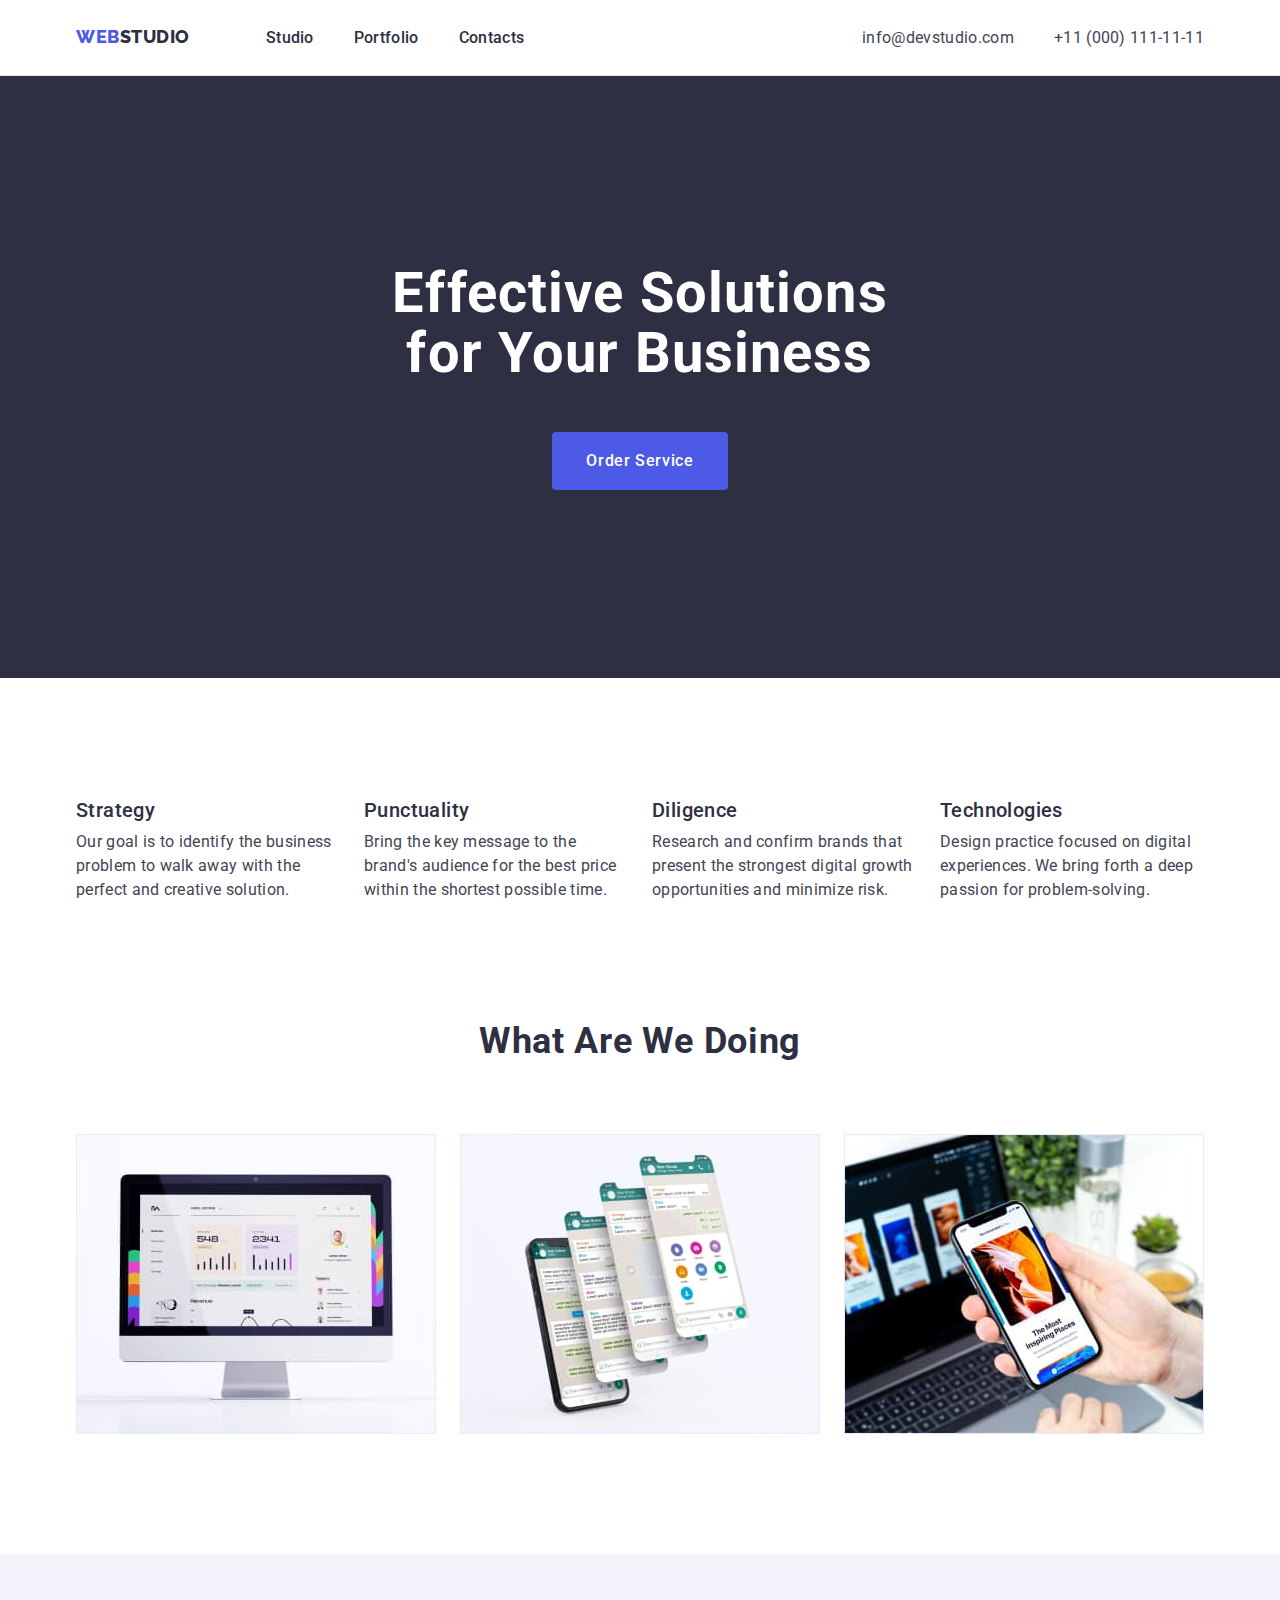
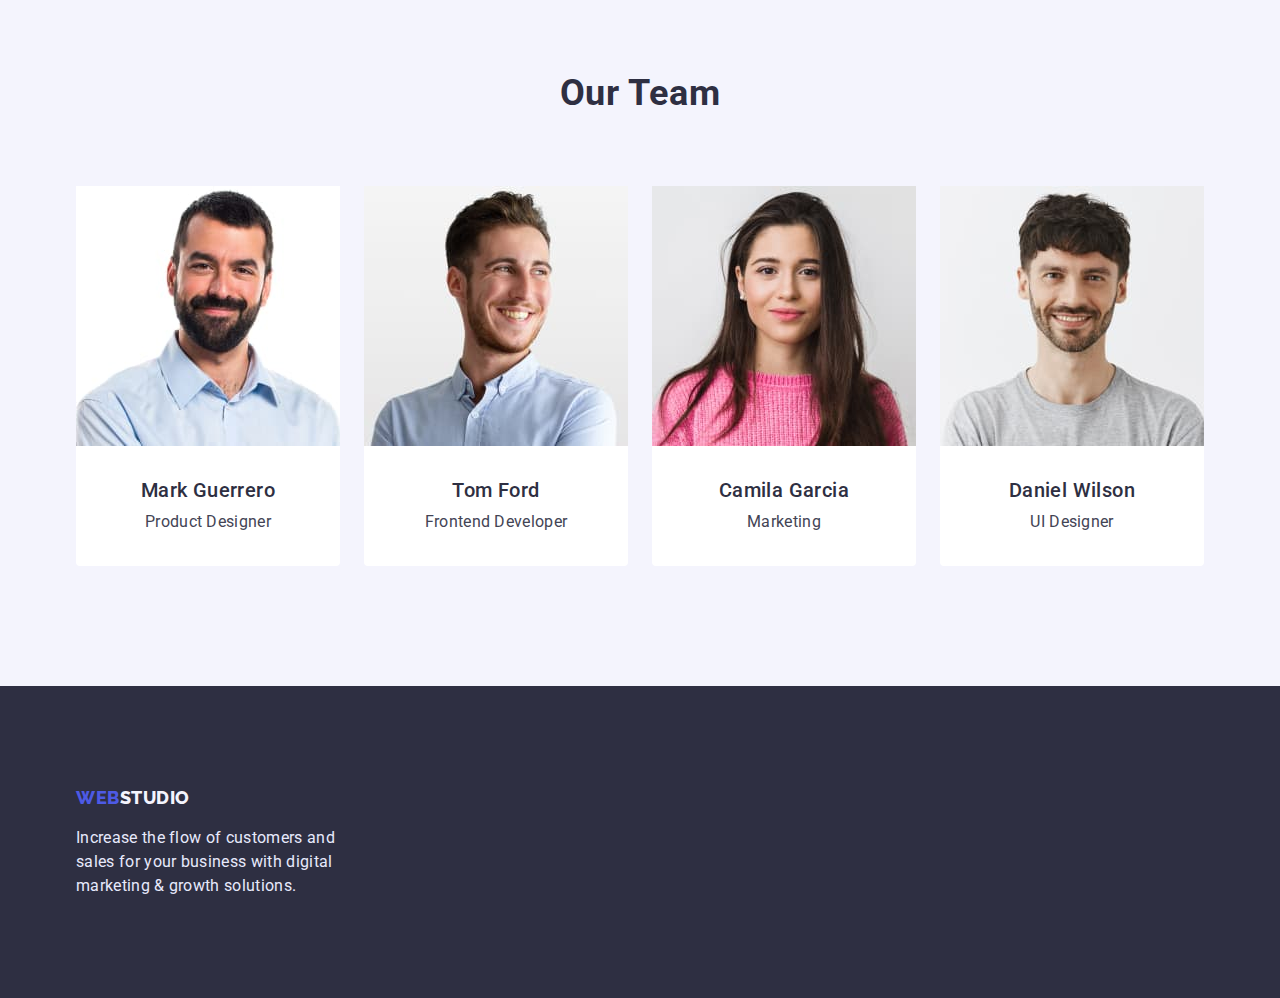
<file: index.html>
<!DOCTYPE html>
<html lang="en">
  <head>
    <meta charset="UTF-8" />
    <meta http-equiv="X-UA-Compatible" content="IE=edge" />
    <meta name="viewport" content="width=device-width, initial-scale=1.0" />
    <title>WebStudio</title>
    <link rel="preconnect" href="https://fonts.googleapis.com" />
    <link rel="preconnect" href="https://fonts.gstatic.com" crossorigin />
    <link
      href="https://fonts.googleapis.com/css2?family=Raleway:wght@800&family=Roboto:wght@400;500;700;900&display=swap"
      rel="stylesheet"
    />
    <link
      rel="stylesheet"
      href="https://cdn.jsdelivr.net/npm/modern-normalize@1.1.0/modern-normalize.css"
    />
    <link rel="stylesheet" href="./css/styles.css" />
  </head>
  <body>
    <!--HEADER-->
    <header class="page-header">
      <div class="container page-header-container">
        <nav class="navigation">
          <a class="logo logo-header link" href="./index.html"
            >WEB<span class="header-part-word">Studio</span>
          </a>
          <ul class="menu list">
            <li class="menu-item">
              <a class="menu-link link" href="./index.html">Studio</a>
            </li>
            <li class="menu-item">
              <a class="menu-link link" href="./portfolio.html">Portfolio</a>
            </li>
            <li class="menu-item">
              <a class="menu-link link" href="">Contacts</a>
            </li>
          </ul>
          <!--Navigation-->
        </nav>
        <address class="communication-methods">
          <ul class="menu list">
            <li class="mail-number">
              <a class="link contacts" href="mailto:info@devstudio.com"
                >info@devstudio.com</a
              >
            </li>
            <li class="mail-number">
              <a class="link contacts" href="tel:+110001111111"
                >+11 (000) 111-11-11</a
              >
            </li>
          </ul>
        </address>
      </div>
    </header>
    <main>
      <!-- =HERO=== -->
      <section class="hero">
        <div class="container">
          <h1 class="section-name">
            Effective Solutions <br />
            for Your Business
          </h1>
          <button class="modal-btn" type="button">Order Service</button>
        </div>
      </section>
      <!--==========2-SECTION======-->
      <section class="section-list-best section-second">
        <div class="container">
          <h2 class="h-second-section" hidden>Strategy</h2>
          <ul class="list list-of-benefits">
            <li class="text-benefit">
              <h3 class="section-subtitle">Strategy</h3>
              <p class="text-section-subtitle">
                Our goal is to identify the business problem to walk away with
                the perfect and creative solution.
              </p>
            </li>
            <li class="text-benefit">
              <h3 class="section-subtitle">Punctuality</h3>
              <p class="text-section-subtitle">
                Bring the key message to the brand's audience for the best price
                within the shortest possible time.
              </p>
            </li>
            <li class="text-benefit">
              <h3 class="section-subtitle">Diligence</h3>
              <p class="text-section-subtitle">
                Research and confirm brands that present the strongest digital
                growth opportunities and minimize risk.
              </p>
            </li>
            <li class="text-benefit">
              <h3 class="section-subtitle">Technologies</h3>
              <p class="text-section-subtitle">
                Design practice focused on digital experiences. We bring forth a
                deep passion for problem-solving.
              </p>
            </li>
          </ul>
        </div>
      </section>
      <!-- <! What are we doing-->
      <section class="section-list-gobs section">
        <div class="container">
          <h2 class="section-title">What are we doing</h2>
          <ul class="list work-examples">
            <li class="exmpl-work-picture">
              <img
                src="./images/computer.jpg"
                alt="website development"
                width="360"
                height="300"
              />
            </li>
            <li class="exmpl-work-picture">
              <img
                src="./images/telefone.jpg "
                alt="application creation"
                width="360"
                height="300"
              />
            </li>
            <li class="exmpl-work-picture">
              <img
                src="./images/laptop.jpg "
                alt="adaptive layout"
                width="360"
                height="300"
              />
            </li>
          </ul>
        </div>
      </section>
      <!-- <-- Fourth section -->
      <section class="section-list-team section">
        <div class="container">
          <h2 class="section-title">Our Team</h2>
          <ul class="list employees-cards">
            <li class="links-fourth-section employee-card">
              <img
                src="./images/fotomark.jpg "
                alt="Mark Guerrero Product
              Designer"
                width="264"
                height="260"
              />
              <div class="name-vacancy-employee">
                <h3 class="web-studioworker">Mark Guerrero</h3>
                <p class="web-studioworker-speciality">Product Designer</p>
              </div>
            </li>
            <li class="links-fourth-section employee-card">
              <img
                src="./images/fototom.jpg"
                alt="Tom Ford Frontend Developer"
                width="264"
                height="260"
              />
              <div class="name-vacancy-employee">
                <h3 class="web-studioworker">Tom Ford</h3>
                <p class="web-studioworker-speciality">Frontend Developer</p>
              </div>
            </li>
            <li class="links-fourth-section employee-card">
              <img
                src="./images/fotocamila.jpg"
                alt="Camila Garcia Marketing"
                width="264"
                height="260"
              />
              <div class="name-vacancy-employee">
                <h3 class="web-studioworker">Camila Garcia</h3>
                <p class="web-studioworker-speciality">Marketing</p>
              </div>
            </li>
            <li class="links-fourth-section employee-card">
              <img
                src="./images/fotodaniel.jpg"
                alt="Daniel Wilson UI Designer"
                width="264"
                height="260"
              />
              <div class="name-vacancy-employee">
                <h3 class="web-studioworker">Daniel Wilson</h3>
                <p class="web-studioworker-speciality">UI Designer</p>
              </div>
            </li>
          </ul>
        </div>
      </section>
    </main>
    <footer class="footer">
      <div class="container">
        <a class="logo link logo-footer" href="./index.html"
          >WEB<span class="footer-part-word">Studio</span>
        </a>
        <p class="paragraph-footer">
          Increase the flow of customers and <br />
          sales for your business with digital <br />
          marketing & growth solutions.
        </p>
      </div>
    </footer>
  </body>
</html>
</file>
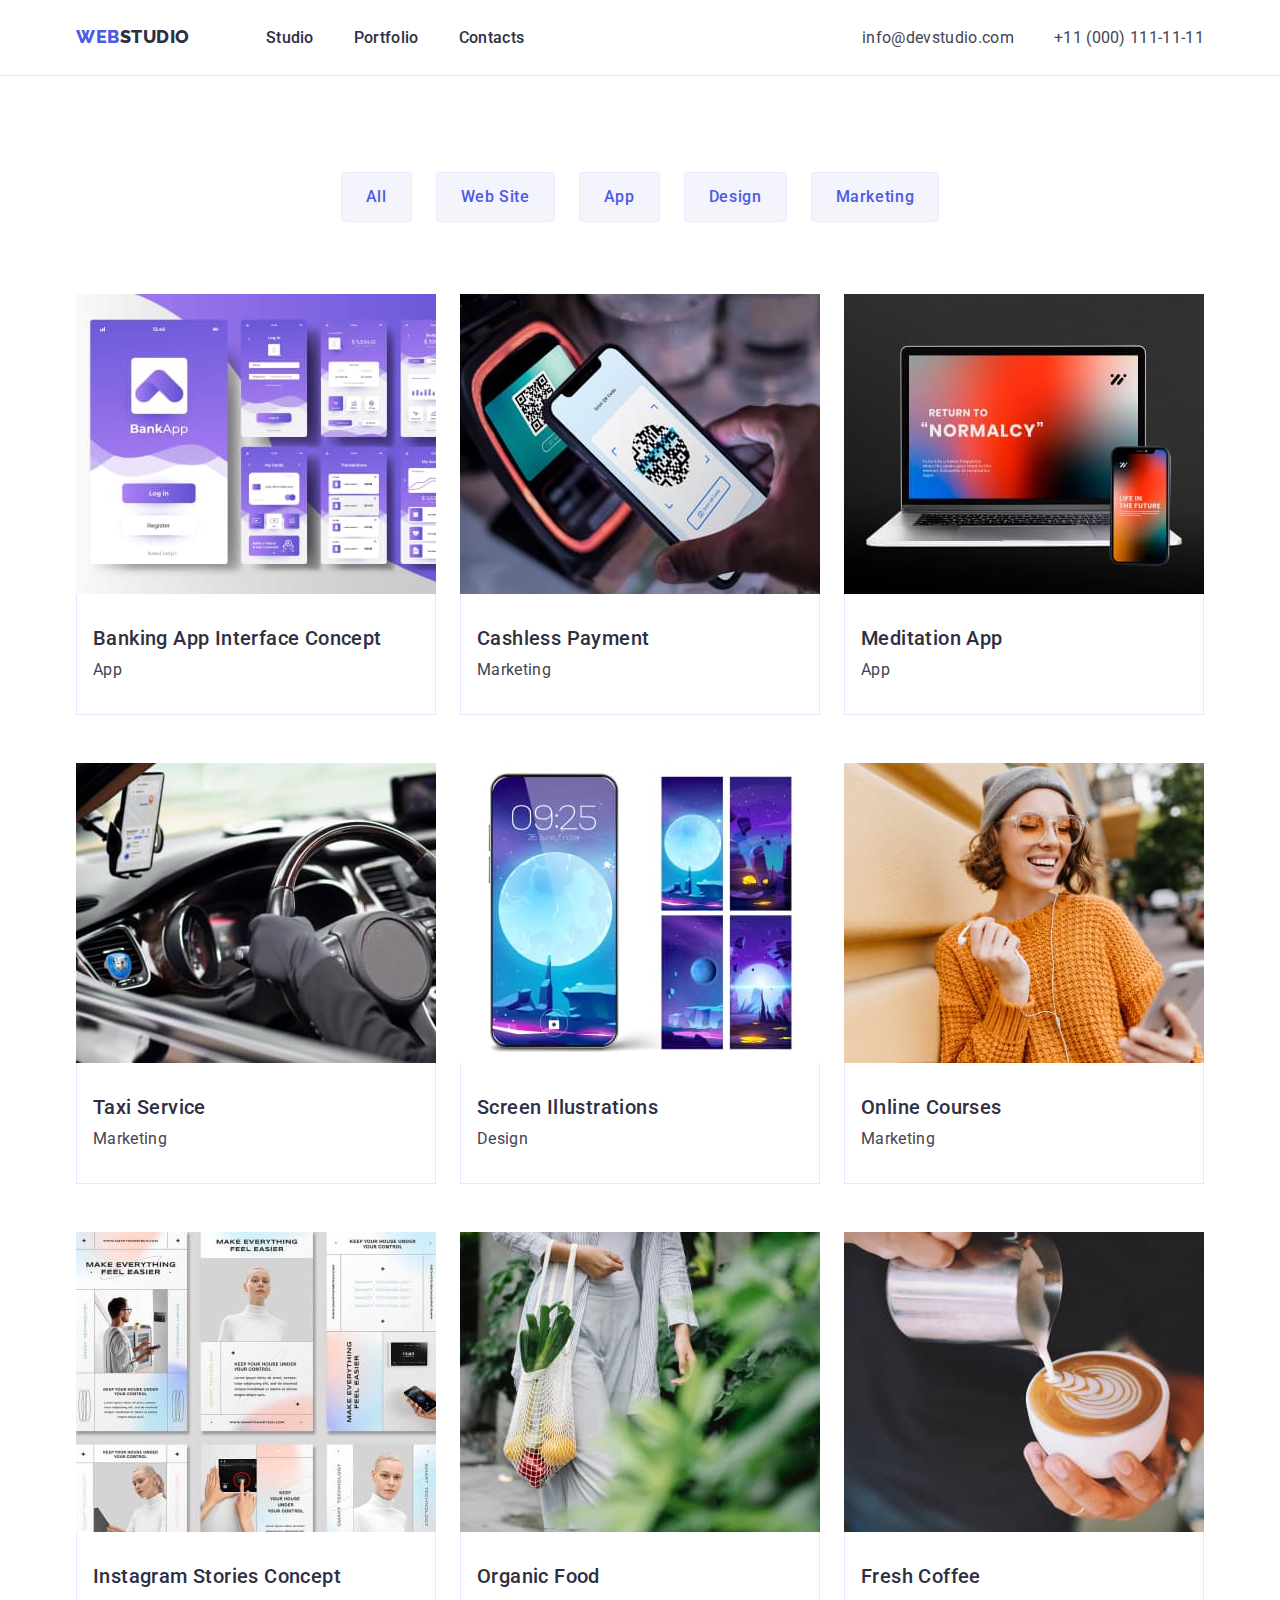
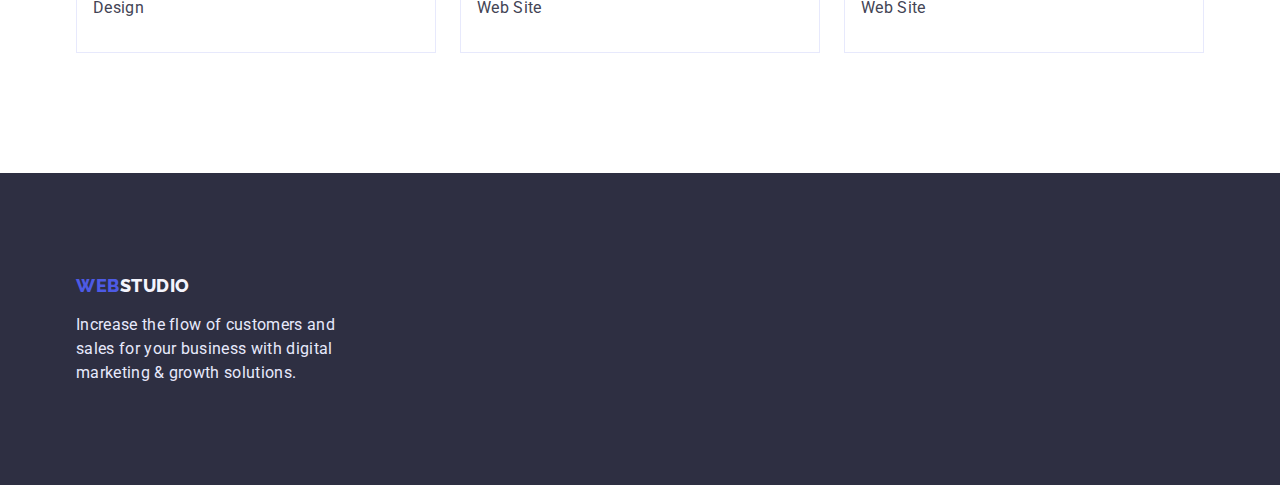
<file: portfolio.html>
<!DOCTYPE html>
<html lang="en">
  <head>
    <meta charset="UTF-8" />
    <meta http-equiv="X-UA-Compatible" content="IE=edge" />
    <meta name="viewport" content="width=device-width, initial-scale=1.0" />
    <title>Document</title>
    <link rel="preconnect" href="https://fonts.googleapis.com" />
    <link rel="preconnect" href="https://fonts.gstatic.com" crossorigin />
    <link
      href="https://fonts.googleapis.com/css2?family=Raleway:wght@800&family=Roboto:wght@400;500;700;900&display=swap"
      rel="stylesheet"
    />
    <link
      rel="stylesheet"
      href="https://cdn.jsdelivr.net/npm/modern-normalize@1.1.0/modern-normalize.css"
    />
    <link rel="stylesheet" href="./css/styles.css" />
  </head>
  <body>
    <header class="page-header">
      <div class="container page-header-container">
        <nav class="navigation">
          <a class="logo logo-header link" href="./index.html"
            >WEB<span class="header-part-word">Studio</span>
          </a>
          <ul class="menu list">
            <li class="menu-item">
              <a class="menu-link link" href="./index.html">Studio</a>
            </li>
            <li class="menu-item">
              <a class="menu-link link" href="./portfolio.html">Portfolio</a>
            </li>
            <li class="menu-item">
              <a class="menu-link link" href="">Contacts</a>
            </li>
          </ul>
          <!--Navigation-->
        </nav>
        <address class="communication-methods">
          <ul class="menu list">
            <li class="mail-number">
              <a class="link contacts" href="mailto:info@devstudio.com"
                >info@devstudio.com</a
              >
            </li>
            <li class="mail-number">
              <a class="link contacts" href="tel:+110001111111"
                >+11 (000) 111-11-11
              </a>
            </li>
          </ul>
        </address>
      </div>
    </header>
    <main>
      <!--1 SECTIONS-->
      <section class="section-portfolio">
        <div class="container">
          <h1 class="visually-hidden">Sections of the site</h1>
          <ul class="list menu-sections">
            <li class="btn-portfolio">
              <button class="filter-btn" type="button">All</button>
            </li>
            <li class="btn-portfolio">
              <button class="filter-btn" type="button">Web Site</button>
            </li>
            <li class="btn-portfolio">
              <button class="filter-btn" type="button">App</button>
            </li>
            <li class="btn-portfolio">
              <button class="filter-btn" type="button">Design</button>
            </li>
            <li class="btn-portfolio">
              <button class="filter-btn" type="button">Marketing</button>
            </li>
          </ul>
          <!-- <! work with pictures-> -->
          <ul class="list portfolio-img">
            <li class="pictures-of-works">
              <a class="link" href="">
                <img
                  src="./images/card1.jpg"
                  alt="Banking App Interface Concept"
                  width="360"
                  height="300"
                />
                <div class="typical-examples-work">
                  <h2 class="nav-types-work">Banking App Interface Concept</h2>
                  <p class="text-supnav">App</p>
                </div>
              </a>
            </li>
            <li class="pictures-of-works">
              <a class="link" href="">
                <img
                  src="./images/card2.jpg"
                  alt="Cashless Payment"
                  width="360"
                  height="300"
                />
                <div class="typical-examples-work">
                  <h2 class="nav-types-work">Cashless Payment</h2>
                  <p class="text-supnav">Marketing</p>
                </div>
              </a>
            </li>
            <li class="pictures-of-works">
              <a class="link" href="">
                <img
                  src="./images/card3.jpg"
                  alt="Meditation App"
                  width="360"
                  height="300"
                />
                <div class="typical-examples-work">
                  <h2 class="nav-types-work">Meditation App</h2>
                  <p class="text-supnav">App</p>
                </div>
              </a>
            </li>
            <li class="pictures-of-works">
              <a class="link" href="">
                <img
                  src="./images/card4.jpg"
                  alt="Taxi Service"
                  width="360"
                  height="300"
                />
                <div class="typical-examples-work">
                  <h2 class="nav-types-work">Taxi Service</h2>
                  <p class="text-supnav">Marketing</p>
                </div>
              </a>
            </li>
            <li class="pictures-of-works">
              <a class="link" href="">
                <img
                  src="./images/card5.jpg"
                  alt="Screen Illustrations"
                  width="360"
                  height="300"
                />
                <div class="typical-examples-work">
                  <h2 class="nav-types-work">Screen Illustrations</h2>
                  <p class="text-supnav">Design</p>
                </div>
              </a>
            </li>
            <li class="pictures-of-works">
              <a class="link" href="">
                <img
                  src="./images/card6.jpg"
                  alt="Online Courses"
                  height="300"
                  width="360"
                />
                <div class="typical-examples-work">
                  <h2 class="nav-types-work">Online Courses</h2>
                  <p class="text-supnav">Marketing</p>
                </div>
              </a>
            </li>
            <li class="pictures-of-works bottom-pictures">
              <a class="link" href="">
                <img
                  src="./images/card7.jpg"
                  alt="Instagram Stories Concept"
                  width="360"
                  height="300"
                />
                <div class="typical-examples-work">
                  <h2 class="nav-types-work">Instagram Stories Concept</h2>
                  <p class="text-supnav">Design</p>
                </div>
              </a>
            </li>
            <li class="pictures-of-works bottom-pictures">
              <a class="link" href="">
                <img
                  src="./images/card8.jpg"
                  alt="Organic Food"
                  width="360"
                  height="300"
                />
                <div class="typical-examples-work">
                  <h2 class="nav-types-work">Organic Food</h2>
                  <p class="text-supnav">Web Site</p>
                </div>
              </a>
            </li>
            <li class="pictures-of-works bottom-pictures">
              <a class="link" href="">
                <img
                  src="./images/card9.jpg"
                  alt="Fresh Coffee"
                  width="360"
                  height="300"
                />
                <div class="typical-examples-work">
                  <h2 class="nav-types-work">Fresh Coffee</h2>
                  <p class="text-supnav">Web Site</p>
                </div>
              </a>
            </li>
          </ul>
        </div>
      </section>
    </main>
    <footer class="footer">
      <div class="container">
        <a class="logo link logo-footer" href="./index.html"
          >WEB<span class="footer-part-word">Studio</span>
        </a>
        <p class="paragraph-footer">
          Increase the flow of customers and <br />
          sales for your business with digital <br />
          marketing & growth solutions.
        </p>
      </div>
    </footer>
  </body>
</html>
</file>
<file: css/styles.css>
:root {
  --font-color: #4d5ae5;
  --color-menu: #2e2f42;
  --color-nav-links: #434455;
  --color-white: #ffffff;
  --color-blue: #404bbf;
  --primary-font: "Roboto", sans-serif;
  --secondary-font: "Raleway", sans-serif;
}

.list {
  list-style: none;
}
.link {
  text-decoration: none;
}
body {
  font-family: var(--primary-font);
  color: var(--color-nav-links);
  background-color: var(--color-white);
}
.section {
  padding-top: 120px;
  padding-bottom: 120px;
}
.section-second {
  padding-top: 120px;
}
/*styles*/
h1,
h2,
h3,
h4,
h5,
h6,
p {
  margin-top: 0;
  margin-bottom: 0;
}
ul,
ol {
  margin-top: 0;
  margin-bottom: 0;
  padding-left: 0;
}
img {
  display: block;
}
.container {
  width: 1158px;
  margin-left: auto;
  margin-right: auto;
  padding-left: 15px;
  padding-right: 15px;
}
/*HEADER FIRST AND 2 PAGE*/
.page-header {
  padding-top: 25.5px;
  padding-bottom: 25.5px;
  border-bottom: 1px solid #e7e9fc;
}
.page-header-container {
  display: flex;
}

.navigation {
  display: flex;
}
.menu {
  display: flex;
  align-items: center;
}
.menu-item:not(:last-child) {
  margin-right: 40px;
}

.logo {
  font-family: var(--secondary-font);
  font-weight: 800;
  font-size: 18px;
  line-height: 1.17;
  letter-spacing: 0.03em;
  text-transform: uppercase;
  color: var(--font-color);
}
.logo-header {
  margin-right: 76px;
}
.header-part-word {
  font-family: var(--secondary-font);
  font-weight: 800;
  font-size: 18px;
  line-height: 1.17;
  letter-spacing: 0.03em;
  text-transform: uppercase;

  color: var(--color-menu);
}

.menu-link {
  font-weight: 500;
  font-size: 16px;
  line-height: 1.5;
  letter-spacing: 0.02em;

  color: var(--color-menu);
}
.menu-link:hover,
.menu-link:focus {
  color: var(--color-blue);
}
.mail-number:not(:last-child) {
  margin-right: 40px;
}
.communication-methods {
  font-style: normal;
  margin-left: auto;
}
.contacts {
  font-weight: 400;
  font-size: 16px;
  line-height: 1.5;
  letter-spacing: 0.02em;
  color: var(--color-nav-links);
}
.contacts:hover,
.contacts:focus {
  color: var(--color-blue);
}

/*HERO 1 PAGE*/
.hero {
  background-color: var(--color-menu);
  padding-top: 188px;
  padding-bottom: 188px;
}
.section-name {
  font-weight: 700;
  font-size: 56px;
  line-height: 1.07;
  text-align: center;
  letter-spacing: 0.02em;

  color: var(--color-white);
  margin-bottom: 48px;
}
.modal-btn {
  font-family: var(--primary-font);
  font-weight: 500;
  font-size: 16px;
  line-height: 1.5;
  letter-spacing: 0.04em;
  cursor: pointer;
  margin-left: auto;
  margin-right: auto;
  display: flex;

  color: var(--color-white);
  background-color: var(--font-color);
  border-color: transparent;

  border-radius: 4px;
  padding-top: 15px;
  padding-bottom: 15px;
  padding-left: 32px;
  padding-right: 32px;
}
.modal-btn:hover,
.modal-btn:focus {
  background-color: var(--color-blue);
}

.section-subtitle {
  font-weight: 500;
  font-size: 20px;
  line-height: 1.2;
  letter-spacing: 0.02em;

  color: var(--color-menu);
}
.text-section-subtitle {
  font-size: 16px;
  line-height: 1.5;
  letter-spacing: 0.02em;
}
/*Second section*/
.list-of-benefits {
  display: flex;
}
.visually-hidden {
  position: absolute;
  width: 1px;
  height: 1px;
  margin: -1px;
  border: 0;
  padding: 0;
  white-space: nowrap;
  clip-path: inset(100%);
  clip: rect(0 0 0 0);
  overflow: hidden;
}

.text-benefit:not(:last-child) {
  margin-right: 24px;
}
.text-benefit {
  flex-basis: 264.5px;
}
.section-subtitle {
  margin-bottom: 8px;
}

/* What are we doing*/
.work-examples {
  display: flex;
  flex-wrap: wrap;
}
.exmpl-work-picture:not(:nth-child(3n)) {
  margin-right: 24px;
}

/*What are we doing and Our team*/

.section-title {
  font-weight: 700;
  font-size: 36px;
  line-height: 1.11;
  text-align: center;
  letter-spacing: 0.02em;
  text-transform: capitalize;
  margin-bottom: 72px;

  color: var(--color-menu);
}
/*1 SECTION for h for section Our team*/
.web-studioworker {
  font-weight: 500;
  font-size: 20px;
  line-height: 1.2;
  text-align: center;
  letter-spacing: 0.02em;

  color: var(--color-menu);
  margin-bottom: 8px;
}
/*1 SECTION for p heading */
.web-studioworker-speciality {
  font-weight: 400;
  font-size: 16px;
  line-height: 1.5;
  text-align: center;
  letter-spacing: 0.02em;
}
/*OUR TEAM*/
.section-list-team {
  background-color: #f4f4fd;
}
.employees-cards {
  display: flex;
  flex-wrap: wrap;
}
.employee-card:not(:nth-child(4n)) {
  margin-right: 24px;
}
.links-fourth-section {
  background-color: var(--color-white);
  border-radius: 0px 0px 4px 4px;
}

.name-vacancy-employee {
  padding-top: 32px;
  padding-bottom: 32px;
}

/*SECTION HERO 2 PAGE*/

.filter-btn {
  font-family: var(--primary-font);
  font-weight: 500;
  font-size: 16px;
  line-height: 1.5;
  letter-spacing: 0.04em;

  color: var(--font-color);
  background-color: #f4f4fd;
  border: 1px solid #e7e9fc;
  border-radius: 4px;
  cursor: pointer;
}
.filter-btn:hover,
.filter-btn:focus {
  color: var(--color-white);
  background-color: var(--color-blue);
  border-color: transparent;
}
.filter-btn {
  padding-left: 24px;
  padding-right: 24px;
  padding-top: 12px;
  padding-bottom: 12px;
}
.menu-sections {
  display: flex;
  margin-bottom: 72px;
  justify-content: center;
}
.btn-portfolio:not(:last-child) {
  margin-right: 24px;
}

/*Subheadings of the 2 section*/
.nav-types-work {
  font-weight: 500;
  font-size: 20px;
  line-height: 1.2;
  letter-spacing: 0.02em;
  margin-bottom: 8px;
  color: var(--color-menu);
}
.section-subtitle {
  margin-bottom: 8px;
}

/* SUPHEADINGS*/
.text-supnav {
  font-size: 16px;
  line-height: 1.5;
  letter-spacing: 0.02em;
  color: var(--color-nav-links);
}
.portfolio-img {
  display: flex;
  flex-wrap: wrap;
}

.portfolio-img {
  display: flex;
  flex-wrap: wrap;
  row-gap: 48px;
  column-gap: 24px;
}
.typical-examples-work {
  border-left: 1px solid #e7e9fc;
  border-right: 1px solid #e7e9fc;
  border-bottom: 1px solid #e7e9fc;
  padding: 32px 16px;
}
.section-portfolio {
  padding-top: 96px;
  padding-bottom: 120px;
}

/*FOOTER*/
.footer {
  background-color: var(--color-menu);
}
.footer-part-word {
  font-family: var(--secondary-font);
  font-weight: 800;
  font-size: 18px;
  line-height: 1.17;
  letter-spacing: 0.03em;
  color: #f4f4fd;
}
.footer {
  padding-top: 101.5px;
  padding-bottom: 100px;
}
.paragraph-footer {
  font-weight: 400;
  font-size: 16px;
  line-height: 1.5;
  letter-spacing: 0.02em;
  color: #e7e9fc;
  margin-top: 17.5px;
}
</file>
